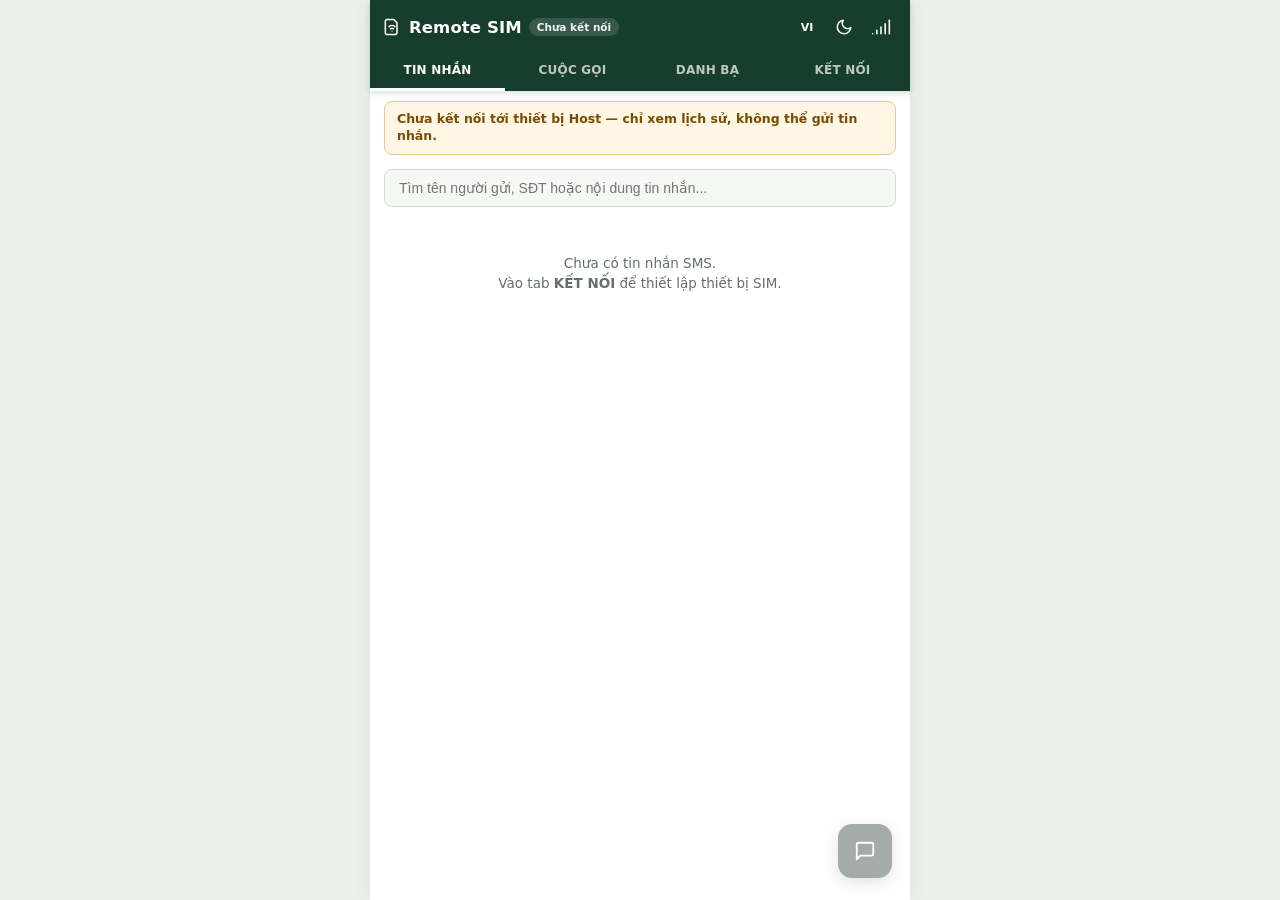
<file: site/index.html>
<!DOCTYPE html><html lang="vi"><head><meta charset="UTF-8"><meta name="viewport" content="width=device-width,initial-scale=1,maximum-scale=1,user-scalable=no,viewport-fit=cover"><meta name="theme-color" content="#173d2d"><meta name="apple-mobile-web-app-capable" content="yes"><meta name="apple-mobile-web-app-status-bar-style" content="black-translucent"><meta name="apple-mobile-web-app-title" content="Remote SIM"><title>Remote SIM</title><link rel="manifest" href="manifest.webmanifest"><link rel="apple-touch-icon" sizes="180x180" href="icons/icon-180.png"><link rel="icon" type="image/png" sizes="192x192" href="icons/icon-192.png"><link rel="stylesheet" href="styles.b02835f4.css"></head><body><div id="app" class="app-shell"><header class="wa-header"><div class="wa-header-top"><div class="wa-brand"><svg width="20" height="20" viewBox="0 0 24 24" fill="none" stroke="currentColor" stroke-width="1.8" stroke-linecap="round" stroke-linejoin="round" aria-hidden="true"><path d="M6 3h8l4 4v12a2 2 0 0 1-2 2H6a2 2 0 0 1-2-2V5a2 2 0 0 1 2-2z"/><path d="M8.5 11.5a5 5 0 0 1 7 0"/><path d="M10.3 14.2a2.5 2.5 0 0 1 3.4 0"/><circle cx="12" cy="17" r="0.6" fill="currentColor" stroke="none"/></svg> <span class="wa-title">Remote SIM</span> <span id="connBadge" class="conn-badge offline" data-i18n="status_disconnected">Chưa kết nối</span></div><div class="wa-header-actions"><button id="btnToggleLang" class="icon-btn" title="VI / EN" data-i18n-aria="aria_lang" aria-label="Đổi ngôn ngữ" style="font-size:11px;font-weight:800;">VI</button> <button id="btnToggleTheme" class="icon-btn" data-i18n-title="title_theme" data-i18n-aria="aria_theme" title="Giao diện Sáng / Tối" aria-label="Chế độ tối"><svg width="18" height="18" viewBox="0 0 24 24" fill="none" stroke="currentColor" stroke-width="2" stroke-linecap="round" stroke-linejoin="round"><path d="M21 12.79A9 9 0 1 1 11.21 3 7 7 0 0 0 21 12.79z"/></svg></button> <button id="btnQuickSimStatus" class="icon-btn" data-i18n-title="title_sim_conn" data-i18n-aria="title_sim_conn" title="Kết nối SIM" aria-label="Kết nối SIM"><svg width="20" height="20" viewBox="0 0 24 24" fill="none" stroke="currentColor" stroke-width="1.9" stroke-linecap="round" stroke-linejoin="round"><path d="M2 20h.01"/><path d="M7 20v-4"/><path d="M12 20v-8"/><path d="M17 20V8"/><path d="M22 4v16"/></svg></button></div></div><nav class="wa-tabs"><button class="wa-tab active" data-tab="chats"><span data-i18n="tab_chats">TIN NHẮN</span> <span id="smsUnreadTotal" class="tab-badge zero">0</span></button> <button class="wa-tab" data-tab="calls"><span data-i18n="tab_calls">CUỘC GỌI</span></button> <button class="wa-tab" data-tab="contacts"><span data-i18n="tab_contacts">DANH BẠ</span></button> <button class="wa-tab" data-tab="gateway"><span data-i18n="tab_gateway">KẾT NỐI</span></button></nav></header><main class="wa-main"><section id="tab-chats" class="tab-panel active"><div class="search-bar-wrap"><input id="smsSearchInput" type="search" data-i18n-ph="ph_sms_search" placeholder="Tìm tên người gửi, SĐT hoặc nội dung tin nhắn..."> <button id="btnClearSmsSearch" type="button" class="search-clear-btn hidden" aria-label="Xóa tìm kiếm">✕</button></div><div id="chatList" class="chat-list"></div><button id="fabNewSms" class="wa-fab" data-i18n-title="fab_new_sms" data-i18n-aria="fab_new_sms" title="Nhắn tin mới" aria-label="Nhắn tin mới"><svg width="22" height="22" viewBox="0 0 24 24" fill="none" stroke="currentColor" stroke-width="2" stroke-linecap="round" stroke-linejoin="round"><path d="M21 15a2 2 0 0 1-2 2H7l-4 4V5a2 2 0 0 1 2-2h14a2 2 0 0 1 2 2z"/></svg></button></section><section id="tab-calls" class="tab-panel"><div id="callList" class="call-list"></div><button id="fabDialpad" class="wa-fab" data-i18n-title="fab_dialpad" data-i18n-aria="fab_dialpad" title="Mở bàn phím gọi" aria-label="Mở bàn phím gọi"><svg width="22" height="22" viewBox="0 0 24 24" fill="none" stroke="currentColor" stroke-width="2" stroke-linecap="round" stroke-linejoin="round"><path d="M22 16.92v3a2 2 0 0 1-2.18 2 19.79 19.79 0 0 1-8.63-3.07 19.5 19.5 0 0 1-6-6 19.79 19.79 0 0 1-3.07-8.67A2 2 0 0 1 4.11 2h3a2 2 0 0 1 2 1.72 12.84 12.84 0 0 0 .7 2.81 2 2 0 0 1-.45 2.11L8.09 9.91a16 16 0 0 0 6 6l1.27-1.27a2 2 0 0 1 2.11-.45 12.84 12.84 0 0 0 2.81.7A2 2 0 0 1 22 16.92z"/></svg></button></section><section id="tab-contacts" class="tab-panel"><div class="search-bar-wrap"><input id="contactSearchInput" type="search" data-i18n-ph="ph_contact_search" placeholder="Tìm tên hoặc số điện thoại trong danh bạ..."></div><div class="contacts-toolbar"><span id="contactsCountText" class="hint-text" style="margin:0;">0 liên hệ (chỉ đọc)</span><div class="contacts-actions-bar"><button id="btnImportAllContacts" type="button" class="btn-primary device-refresh-btn" data-i18n="btn_import_all_contacts">Lấy toàn bộ danh bạ</button> <button id="btnPickWebContacts" type="button" class="btn-secondary device-refresh-btn" data-i18n="btn_pick_contacts">Chọn danh bạ</button> <button id="btnImportVcf" type="button" class="btn-secondary device-refresh-btn" data-i18n="btn_import_vcf">Nạp .vcf</button> <button id="btnClearPwaContacts" type="button" class="btn-revoke hidden" data-i18n="btn_clear_cache">Xóa đệm</button></div><input id="vcfFileInput" type="file" accept=".vcf,.vcard,text/vcard,text/x-vcard" hidden></div><div id="contactsBulkGuideBox" class="guide-box hidden" style="margin:8px 12px 4px;"><div style="display:flex;align-items:center;justify-content:space-between;gap:8px;"><div class="guide-title" data-i18n="contacts_bulk_title">Cách lấy toàn bộ danh bạ vào PWA</div><button id="btnCloseBulkContactsGuide" type="button" class="btn-secondary mini-btn" data-i18n="btn_close">Đóng</button></div><div id="contactsBulkGuideText" data-i18n-html="contacts_bulk_ios_html"></div><div class="btn-row" style="margin-top:8px;"><button id="btnGuidePickVcfNow" type="button" class="btn-primary mini-btn" data-i18n="btn_choose_vcf_now">Chọn file .vcf ngay</button></div></div><div id="contactList" class="chat-list"></div></section><section id="tab-gateway" class="tab-panel"><div id="installBanner" class="gateway-card pwa-install-card hidden"><div class="pwa-install-row"><div><div class="vpn-title" data-i18n="pwa_install_title">Cài đặt Remote SIM lên màn hình chính</div><div id="installHintText" class="vpn-sub" data-i18n="pwa_install_sub">Dùng như ứng dụng độc lập cho iOS Safari &amp; Android Chrome.</div></div><div class="pwa-install-actions"><button id="btnInstallPwa" class="btn-primary pwa-mini-btn hidden" data-i18n="btn_install_pwa">Cài đặt</button> <button id="btnDismissInstall" class="btn-secondary pwa-mini-btn" data-i18n="btn_close">Đóng</button></div></div></div><div class="gateway-card"><div class="sim-status-card-row"><div class="sim-status-row"><span id="simStatusDot" class="sim-dot"></span><div><div id="simStateTitle" class="sim-state-title" data-i18n="status_disconnected">Chưa kết nối</div><div id="simStateSub" class="sim-state-sub" data-i18n="sim_state_sub_default">Mở Cài đặt kết nối bên dưới để thiết lập thiết bị SIM.</div></div></div><button id="btnQuickScanQr" type="button" class="btn-secondary qr-quick-btn" data-i18n-title="title_scan_qr" title="Quét mã QR kết nối"><svg width="16" height="16" viewBox="0 0 24 24" fill="none" stroke="currentColor" stroke-width="2" stroke-linecap="round" stroke-linejoin="round" aria-hidden="true"><rect x="3" y="3" width="7" height="7"/><rect x="14" y="3" width="7" height="7"/><rect x="3" y="14" width="7" height="7"/><path d="M14 14h3v3h-3z"/><path d="M18 17h3v4h-4v-3"/></svg> <span data-i18n="btn_scan_qr_short">Quét QR</span></button></div><div class="btn-row"><button id="btnPasteConnectionCode" type="button" class="btn-secondary" data-i18n="btn_paste_code">Nhập / dán mã kết nối</button></div><div id="remoteActiveRow" class="vpn-row" style="margin-top:10px;padding-top:9px;border-top:1px solid var(--line);"><div><div class="vpn-title" style="font-size:14px;" data-i18n="remote_active_title">Kích hoạt kết nối Remote</div><div id="remoteActiveSub" class="vpn-sub" data-i18n="remote_active_sub_on">Đang bật — tự kết nối lại và báo khi mất kết nối. Tắt để tạm dừng &amp; ẩn cảnh báo mất mạng.</div></div><label class="toggle-switch" aria-label="Kích hoạt hoặc tạm tắt kết nối Remote"><input id="remoteActiveToggle" type="checkbox" checked="checked"> <span class="toggle-track"></span></label></div></div><div id="pwaVpnCard" class="gateway-card"><div class="vpn-row"><div style="flex:1;min-width:0;"><div class="vpn-title" data-i18n="vpn_pwa_title">VPN theo vị trí SIM (WireGuard .conf)</div><div id="vpnConfStatusText" class="vpn-sub" data-i18n="vpn_pwa_sub">Tải file cấu hình .conf để kết nối VPN qua ứng dụng WireGuard trên iOS / Android / máy tính.</div></div></div><div class="btn-row" style="margin-top:10px;"><button id="btnDownloadVpnConf" type="button" class="btn-secondary"><svg width="16" height="16" viewBox="0 0 24 24" fill="none" stroke="currentColor" stroke-width="2" stroke-linecap="round" stroke-linejoin="round"><path d="M21 15v4a2 2 0 0 1-2 2H5a2 2 0 0 1-2-2v-4"/><polyline points="7 10 12 15 17 10"/><line x1="12" y1="15" x2="12" y2="3"/></svg> <span data-i18n="btn_dl_vpn_conf">Tải file cấu hình VPN (.conf)</span></button></div><details id="wireguardGuideAccordion" class="sub-accordion" style="margin-top:10px;"><summary><span data-i18n="wg_guide_title">Hướng dẫn cài đặt VPN WireGuard</span> <svg class="chev" width="16" height="16" viewBox="0 0 24 24" fill="none" stroke="currentColor" stroke-width="2" stroke-linecap="round" stroke-linejoin="round"><polyline points="6 9 12 15 18 9"/></svg></summary><div class="sub-accordion-body"><div class="guide-box" style="margin-top:0;" data-i18n-html="wg_guide_html"></div></div></details></div><div class="gateway-card"><details id="settingsAccordion" class="settings-accordion" open><summary><span data-i18n="conn_settings_title">Cài đặt kết nối</span> <svg class="chev" width="18" height="18" viewBox="0 0 24 24" fill="none" stroke="currentColor" stroke-width="2" stroke-linecap="round" stroke-linejoin="round"><polyline points="6 9 12 15 18 9"/></svg></summary><div class="accordion-body"><div class="btn-row" style="margin-top:0;margin-bottom:8px;"><button id="btnScanQrConfig" type="button" class="btn-secondary"><svg width="16" height="16" viewBox="0 0 24 24" fill="none" stroke="currentColor" stroke-width="2" stroke-linecap="round" stroke-linejoin="round" aria-hidden="true"><rect x="3" y="3" width="7" height="7"/><rect x="14" y="3" width="7" height="7"/><rect x="3" y="14" width="7" height="7"/><path d="M14 14h3v3h-3z"/><path d="M18 17h3v4h-4v-3"/></svg> <span data-i18n="btn_scan_qr_host">Quét mã QR từ Host SIM</span></button></div><label class="field-label" for="gwHostInput" data-i18n="lbl_gw_host_pwa">Địa chỉ thiết bị (IP, Tên miền hoặc https:// Tunnel)</label> <input id="gwHostInput" class="text-input" value="" data-i18n-ph="ph_gw_host_pwa" placeholder="VD: 192.168.1.197 hoặc https://sim.example.com"><div class="row-2"><div><label class="field-label" for="gwPortInput" data-i18n="lbl_gw_port">Cổng kết nối</label> <input id="gwPortInput" class="text-input" type="number" min="1" max="65535" value="8888"></div><div><label class="field-label" for="simPhoneInput" data-i18n="lbl_sim_phone">Số điện thoại SIM</label> <input id="simPhoneInput" class="text-input" type="tel" value="12345678" placeholder="12345678"></div></div><label class="field-label" for="espPasswordInput" data-i18n="lbl_gw_pwd">Mật khẩu thiết bị</label> <input id="espPasswordInput" class="text-input" type="password" value="" data-i18n-ph="ph_gw_pwd" placeholder="Nhập mật khẩu thiết bị..."> <label class="pwa-check-row"><input id="autoConnectChk" type="checkbox" checked="checked"> <span data-i18n="lbl_remember_session">Ghi nhớ phiên đăng nhập trên trình duyệt này</span></label><div id="mixedContentWarn" class="pwa-warn hidden" data-i18n="mixed_content_warn">PWA chạy qua HTTPS. Hãy nhập URL HTTPS đầy đủ của thiết bị Host SIM, ví dụ qua reverse proxy có chứng chỉ hợp lệ.</div><div class="btn-row"><button id="btnLoginSecure" class="btn-primary"><svg width="16" height="16" viewBox="0 0 24 24" fill="none" stroke="currentColor" stroke-width="2" stroke-linecap="round" stroke-linejoin="round"><path d="M10 13a5 5 0 0 0 7.54.54l3-3a5 5 0 0 0-7.07-7.07l-1.72 1.71"/><path d="M14 11a5 5 0 0 0-7.54-.54l-3 3a5 5 0 0 0 7.07 7.07l1.71-1.71"/></svg> <span data-i18n="btn_save_connect">Lưu &amp; Kết nối</span></button> <a id="gatewaySecurityLink" class="btn-secondary hidden" target="_blank" rel="noopener noreferrer" data-i18n="btn_cert_check">Mở kiểm tra chứng chỉ</a></div><details id="gatewayFingerprintDetails" class="hidden"><summary data-i18n="qr_cert_summary">Đối chiếu chứng chỉ từ QR</summary><p class="hint-text" data-i18n="qr_cert_hint">Dấu vân tay phải khớp trên máy Host và trang kiểm tra chứng chỉ. Trình duyệt vẫn kiểm tra HTTPS; QR không bỏ qua bước này.</p><code id="gatewayFingerprint" style="overflow-wrap:anywhere;"></code></details><div class="btn-row"><button id="btnOpenEspConfig" class="btn-secondary" data-i18n="btn_open_host_cfg">Trang cấu hình Host</button> <button id="btnTestNativeNotif" class="btn-secondary" data-i18n="btn_grant_mic_alerts">Cấp quyền Micro &amp; TB</button></div><div id="disconnectRow" class="btn-row hidden"><button id="btnDisconnectGw" class="btn-danger" data-i18n="btn_disconnect">Ngắt kết nối thiết bị</button></div><details id="trustedDevicesAccordion" class="sub-accordion" style="margin-top:14px;"><summary><span data-i18n="trusted_dev_title">Thiết bị đã xác thực</span> <svg class="chev" width="16" height="16" viewBox="0 0 24 24" fill="none" stroke="currentColor" stroke-width="2" stroke-linecap="round" stroke-linejoin="round"><polyline points="6 9 12 15 18 9"/></svg></summary><div class="sub-accordion-body"><div class="device-toolbar"><span id="myDeviceIdHint" class="hint-text" style="margin:0;">ID thiết bị: --</span> <button id="btnRefreshDevices" type="button" class="btn-secondary device-refresh-btn" data-i18n="btn_refresh_list">Làm mới danh sách</button></div><div id="trustedDevicesList" class="device-list" data-i18n="no_dev_connected">Chưa kết nối thiết bị.</div></div></details><details class="sub-accordion" style="margin-top:14px;"><summary><span data-i18n="tech_logs_title">Nhật ký kỹ thuật</span> <svg class="chev" width="16" height="16" viewBox="0 0 24 24" fill="none" stroke="currentColor" stroke-width="2" stroke-linecap="round" stroke-linejoin="round"><polyline points="6 9 12 15 18 9"/></svg></summary><div class="sub-accordion-body"><div id="wsLog" class="ws-log" style="margin-top:0" data-i18n="no_tech_logs">Chưa có nhật ký kết nối.</div></div></details></div></details></div><div id="pwaHardwareCard" class="gateway-card"><div class="vpn-title" data-i18n="hw_host_title">Mua thiết bị phần cứng Host</div><div class="info-share-box"><div data-i18n-html="hw_host_desc">Không có thiết bị Android làm máy Host? Liên hệ email <strong>taducanhbkhn@gmail.com</strong> để mua thiết bị phần cứng Host.</div><div class="btn-row" style="margin-top:8px;"><a class="btn-secondary mini-btn" href="mailto:taducanhbkhn@gmail.com" style="text-decoration:none;text-align:center;" data-i18n="btn_email_contact">Gửi email</a> <button id="btnPwaCopyEmail" type="button" class="btn-secondary mini-btn" data-i18n="btn_copy_email">Sao chép email</button></div></div></div></section></main><div id="threadView" class="overlay-screen hidden"><header class="thread-header"><button id="btnThreadBack" class="icon-btn" data-i18n-aria="aria_back" aria-label="Quay lại"><svg width="22" height="22" viewBox="0 0 24 24" fill="none" stroke="currentColor" stroke-width="2" stroke-linecap="round" stroke-linejoin="round"><polyline points="15 18 9 12 15 6"/></svg></button><div class="avatar-circle small" id="threadAvatar">S</div><div class="thread-meta"><div id="threadTitle" class="thread-name">--</div><div id="threadSub" class="thread-sub" data-i18n="thread_sub_default">Tin nhắn SMS</div></div><button id="btnThreadCall" class="icon-btn" data-i18n-title="title_call_number" data-i18n-aria="title_call_number" title="Gọi số này" aria-label="Gọi số này"><svg width="20" height="20" viewBox="0 0 24 24" fill="none" stroke="currentColor" stroke-width="2" stroke-linecap="round" stroke-linejoin="round"><path d="M22 16.92v3a2 2 0 0 1-2.18 2 19.79 19.79 0 0 1-8.63-3.07 19.5 19.5 0 0 1-6-6 19.79 19.79 0 0 1-3.07-8.67A2 2 0 0 1 4.11 2h3a2 2 0 0 1 2 1.72 12.84 12.84 0 0 0 .7 2.81 2 2 0 0 1-.45 2.11L8.09 9.91a16 16 0 0 0 6 6l1.27-1.27a2 2 0 0 1 2.11-.45 12.84 12.84 0 0 0 2.81.7A2 2 0 0 1 22 16.92z"/></svg></button></header><div id="threadMessages" class="thread-messages"></div><form id="threadForm" class="thread-composer"><input id="threadInput" data-i18n-ph="ph_sms_input" placeholder="Nhập tin nhắn SMS..." autocomplete="off"> <button type="submit" class="send-btn" data-i18n-title="title_send_sms" data-i18n-aria="title_send_sms" title="Gửi SMS" aria-label="Gửi SMS"><svg width="18" height="18" viewBox="0 0 24 24" fill="none" stroke="currentColor" stroke-width="2" stroke-linecap="round" stroke-linejoin="round"><line x1="22" y1="2" x2="11" y2="13"/><polygon points="22 2 15 22 11 13 2 9 22 2"/></svg></button></form></div><div id="newSmsModal" class="modal-backdrop hidden"><div class="modal-box"><h3 data-i18n="new_sms_title">Tin nhắn SMS mới</h3><div class="field-label-row"><label class="field-label" for="newSmsNumber" style="margin:0;" data-i18n="lbl_recipient_phone">Số điện thoại người nhận</label> <button id="btnPickContactForSms" type="button" class="btn-link-inline" data-i18n="btn_pick_contact">Chọn từ danh bạ</button></div><input id="newSmsNumber" class="text-input" type="tel" data-i18n-ph="ph_new_sms_num" placeholder="VD: 0912345678 hoặc nhập tên..." autocomplete="off"><div id="newSmsResolvedName" class="resolved-contact-hint hidden"></div><div id="newSmsContactSuggestions" class="contact-suggest-list hidden"></div><label class="field-label" for="newSmsText" data-i18n="lbl_sms_body">Nội dung tin nhắn</label> <textarea id="newSmsText" class="text-input" rows="3" data-i18n-ph="ph_new_sms_body" placeholder="Nhập nội dung tin nhắn..."></textarea><div class="btn-row"><button id="btnCancelNewSms" class="btn-secondary" data-i18n="btn_cancel">Hủy</button> <button id="btnSendNewSms" class="btn-primary" data-i18n="btn_send_sms">Gửi SMS</button></div></div></div><div id="dialpadModal" class="modal-backdrop hidden"><div class="dialpad-sheet"><div class="dialpad-top"><button id="btnPickContactForCall" class="icon-btn dark" data-i18n-title="btn_pick_contact" data-i18n-aria="btn_pick_contact" title="Chọn từ danh bạ" aria-label="Chọn từ danh bạ"><svg width="20" height="20" viewBox="0 0 24 24" fill="none" stroke="currentColor" stroke-width="2" stroke-linecap="round" stroke-linejoin="round"><path d="M20 21v-2a4 4 0 0 0-4-4H8a4 4 0 0 0-4 4v2"/><circle cx="12" cy="7" r="4"/></svg></button> <input id="dialNumberInput" class="dial-display" type="tel" data-i18n-ph="ph_dial_number" placeholder="Nhập số điện thoại..."> <button id="btnDialBackspace" class="icon-btn dark" data-i18n-aria="aria_backspace" aria-label="Xóa số"><svg width="20" height="20" viewBox="0 0 24 24" fill="none" stroke="currentColor" stroke-width="2" stroke-linecap="round" stroke-linejoin="round"><path d="M21 4H8l-7 8 7 8h13a2 2 0 0 0 2-2V6a2 2 0 0 0-2-2z"/><line x1="18" y1="9" x2="12" y2="15"/><line x1="12" y1="9" x2="18" y2="15"/></svg></button></div><div id="dialContactMatch" class="dial-contact-match hidden"></div><div class="dial-grid"><button class="dial-key" data-key="1">1<span>&nbsp;</span></button> <button class="dial-key" data-key="2">2<span>ABC</span></button> <button class="dial-key" data-key="3">3<span>DEF</span></button> <button class="dial-key" data-key="4">4<span>GHI</span></button> <button class="dial-key" data-key="5">5<span>JKL</span></button> <button class="dial-key" data-key="6">6<span>MNO</span></button> <button class="dial-key" data-key="7">7<span>PQRS</span></button> <button class="dial-key" data-key="8">8<span>TUV</span></button> <button class="dial-key" data-key="9">9<span>WXYZ</span></button> <button class="dial-key" data-key="*">*<span>&nbsp;</span></button> <button class="dial-key" data-key="0">0<span>+</span></button> <button class="dial-key" data-key="#">#<span>&nbsp;</span></button></div><div class="dial-actions"><button id="btnCloseDialpad" class="btn-secondary" data-i18n="btn_close">Đóng</button> <button id="btnPlaceCall" class="btn-call-go" data-i18n="btn_call_now">Gọi ngay</button></div></div></div><div id="contactPickerModal" class="modal-backdrop hidden"><div class="modal-box picker-modal-box"><h3 id="contactPickerTitle" data-i18n="picker_title_default">Chọn người liên lạc</h3><input id="contactPickerSearch" class="text-input" type="search" data-i18n-ph="ph_picker_search" placeholder="Tìm tên hoặc số điện thoại..."><div id="contactPickerList" class="picker-list"></div><div class="btn-row" style="flex-wrap:wrap;"><button id="btnPickerImportAll" type="button" class="btn-primary" data-i18n="btn_import_all_short">Lấy tất cả</button> <button id="btnPickerWebContacts" type="button" class="btn-secondary" data-i18n="btn_pick_contacts">Chọn danh bạ</button> <button id="btnPickerImportVcf" type="button" class="btn-secondary" data-i18n="btn_import_vcf">Nạp .vcf</button> <button id="btnCloseContactPicker" type="button" class="btn-secondary" data-i18n="btn_close">Đóng</button></div></div></div><div id="callScreen" class="call-screen hidden"><div class="call-top-row"><div class="call-top-badge" data-i18n="call_top_badge_pwa">Cuộc gọi qua SIM (WebSocket Audio)</div><button id="btnCallBlackout" type="button" class="call-blackout-btn hidden" data-i18n-aria="aria_blackout" aria-label="Làm tối màn hình khi nghe điện thoại"><svg width="14" height="14" viewBox="0 0 24 24" fill="none" stroke="currentColor" stroke-width="2.1" stroke-linecap="round" stroke-linejoin="round"><path d="M21 12.79A9 9 0 1 1 11.21 3 7 7 0 0 0 21 12.79z"/></svg> <span data-i18n="btn_dim_screen">Tối màn hình</span></button></div><div id="proximityCurtain" class="proximity-curtain hidden" aria-hidden="true"><div id="proximityCurtainHint" class="proximity-curtain-hint hidden" data-i18n="curtain_hint">Chạm 2 lần để mở màn hình</div></div><div class="call-center"><div class="call-avatar-ring"><div id="callAvatar" class="call-avatar">S</div></div><h2 id="callCallerName" class="call-name">--</h2><div id="callCallerNumber" class="call-number">--</div><div id="callStatusText" class="call-status" data-i18n="call_ringing">Đang đổ chuông...</div><div id="callAudioHint" class="call-audio-hint hidden"></div><div id="audioWave" class="audio-wave hidden"><span></span><span></span><span></span><span></span><span></span></div></div><div id="inCallDtmfPanel" class="incall-dtmf hidden"><div class="incall-dtmf-top"><div id="dtmfEntered" class="dtmf-display">&nbsp;</div><button id="btnCloseDtmf" class="icon-btn" data-i18n-aria="aria_close_keypad" aria-label="Đóng bàn phím"><svg width="20" height="20" viewBox="0 0 24 24" fill="none" stroke="currentColor" stroke-width="2" stroke-linecap="round" stroke-linejoin="round"><line x1="18" y1="6" x2="6" y2="18"/><line x1="6" y1="6" x2="18" y2="18"/></svg></button></div><div class="incall-dtmf-grid"><button class="incall-dtmf-key" data-dtmf="1">1</button> <button class="incall-dtmf-key" data-dtmf="2">2</button> <button class="incall-dtmf-key" data-dtmf="3">3</button> <button class="incall-dtmf-key" data-dtmf="4">4</button> <button class="incall-dtmf-key" data-dtmf="5">5</button> <button class="incall-dtmf-key" data-dtmf="6">6</button> <button class="incall-dtmf-key" data-dtmf="7">7</button> <button class="incall-dtmf-key" data-dtmf="8">8</button> <button class="incall-dtmf-key" data-dtmf="9">9</button> <button class="incall-dtmf-key" data-dtmf="*">*</button> <button class="incall-dtmf-key" data-dtmf="0">0</button> <button class="incall-dtmf-key" data-dtmf="#">#</button></div></div><div id="incomingActions" class="call-controls"><button id="btnRejectCall" class="call-btn reject"><span class="c-icon"><svg width="26" height="26" viewBox="0 0 24 24" fill="none" stroke="currentColor" stroke-width="2.2" stroke-linecap="round" stroke-linejoin="round"><line x1="18" y1="6" x2="6" y2="18"/><line x1="6" y1="6" x2="18" y2="18"/></svg> </span><span data-i18n="btn_reject">Từ chối</span></button> <button id="btnAcceptCall" class="call-btn accept"><span class="c-icon"><svg width="26" height="26" viewBox="0 0 24 24" fill="none" stroke="currentColor" stroke-width="2" stroke-linecap="round" stroke-linejoin="round"><path d="M22 16.92v3a2 2 0 0 1-2.18 2 19.79 19.79 0 0 1-8.63-3.07 19.5 19.5 0 0 1-6-6 19.79 19.79 0 0 1-3.07-8.67A2 2 0 0 1 4.11 2h3a2 2 0 0 1 2 1.72 12.84 12.84 0 0 0 .7 2.81 2 2 0 0 1-.45 2.11L8.09 9.91a16 16 0 0 0 6 6l1.27-1.27a2 2 0 0 1 2.11-.45 12.84 12.84 0 0 0 2.81.7A2 2 0 0 1 22 16.92z"/></svg> </span><span data-i18n="btn_answer">Nghe máy</span></button></div><div id="activeActions" class="call-controls-active hidden"><div class="call-tool-row"><button id="btnToggleSpeaker" class="tool-btn"><svg width="22" height="22" viewBox="0 0 24 24" fill="none" stroke="currentColor" stroke-width="1.9" stroke-linecap="round" stroke-linejoin="round"><polygon points="11 5 6 9 2 9 2 15 6 15 11 19 11 5"/><path d="M15.54 8.46a5 5 0 0 1 0 7.07"/><path d="M19.07 4.93a10 10 0 0 1 0 14.14"/></svg> <span data-i18n="call_speaker">Loa ngoài</span></button> <button id="btnToggleMute" class="tool-btn"><svg id="muteIconSvg" width="22" height="22" viewBox="0 0 24 24" fill="none" stroke="currentColor" stroke-width="1.9" stroke-linecap="round" stroke-linejoin="round"><path d="M12 1a3 3 0 0 0-3 3v8a3 3 0 0 0 6 0V4a3 3 0 0 0-3-3z"/><path d="M19 10v2a7 7 0 0 1-14 0v-2"/><line x1="12" y1="19" x2="12" y2="23"/><line x1="8" y1="23" x2="16" y2="23"/></svg> <span id="muteLabelText" data-i18n="call_mute">Tắt mic</span></button> <button id="btnShowDtmf" class="tool-btn"><svg width="22" height="22" viewBox="0 0 24 24" fill="none" stroke="currentColor" stroke-width="1.9" stroke-linecap="round" stroke-linejoin="round"><rect x="3" y="3" width="4" height="4" rx="1"/><rect x="10" y="3" width="4" height="4" rx="1"/><rect x="17" y="3" width="4" height="4" rx="1"/><rect x="3" y="10" width="4" height="4" rx="1"/><rect x="10" y="10" width="4" height="4" rx="1"/><rect x="17" y="10" width="4" height="4" rx="1"/><rect x="3" y="17" width="4" height="4" rx="1"/><rect x="10" y="17" width="4" height="4" rx="1"/><rect x="17" y="17" width="4" height="4" rx="1"/></svg> <span data-i18n="call_keypad">Bàn phím</span></button> <button id="btnTransferToHost" class="tool-btn" data-i18n-aria="aria_to_host" data-i18n-title="aria_to_host" aria-label="Chuyển tiếp cuộc gọi về máy Host" title="Chuyển tiếp cuộc gọi về máy Host"><svg width="22" height="22" viewBox="0 0 24 24" fill="none" stroke="currentColor" stroke-width="1.9" stroke-linecap="round" stroke-linejoin="round"><polyline points="15 10 20 5 15 0" transform="translate(0 3)"/><path d="M4 8h15" transform="translate(0 0)"/><path d="M22 16.92v3a2 2 0 0 1-2.18 2 19.79 19.79 0 0 1-8.63-3.07 19.5 19.5 0 0 1-6-6 19.79 19.79 0 0 1-3.07-8.67A2 2 0 0 1 4.11 2h3a2 2 0 0 1 2 1.72 12.84 12.84 0 0 0 .7 2.81 2 2 0 0 1-.45 2.11L8.09 9.91"/></svg> <span data-i18n="call_to_host">Về Host</span></button></div><button id="btnEndCall" class="call-btn reject big" data-i18n-aria="aria_end_call" aria-label="Kết thúc cuộc gọi"><span class="c-icon"><svg width="26" height="26" viewBox="0 0 24 24" fill="none" stroke="currentColor" stroke-width="2" stroke-linecap="round" stroke-linejoin="round"><path d="M10.68 13.31a16 16 0 0 0 3.41 2.6l1.27-1.27a2 2 0 0 1 2.11-.45 12.84 12.84 0 0 0 2.81.7 2 2 0 0 1 1.72 2v3a2 2 0 0 1-2.18 2 19.79 19.79 0 0 1-8.63-3.07 19.42 19.42 0 0 1-3.33-2.67m-2.67-3.34a19.79 19.79 0 0 1-3.07-8.63A2 2 0 0 1 4.11 2h3a2 2 0 0 1 2 1.72 12.84 12.84 0 0 0 .7 2.81 2 2 0 0 1-.45 2.11L8.09 9.91"/><line x1="23" y1="1" x2="1" y2="23"/></svg></span></button></div></div><div id="pairPendingModal" class="modal-backdrop hidden"><div class="modal-box"><h3 id="pairPendingTitle" data-i18n="pair_pending_title">Xác thực thiết bị 2 lớp</h3><p id="pairPendingDesc" class="hint-text" data-i18n="pair_pending_desc">Vui lòng hoàn tất xác thực để thiết bị này được phép kết nối.</p><div id="pairBootProgress" class="pair-progress">Tiến độ xác nhận: 0 / 2</div><div id="pairCodeWrap" class="pair-code-box hidden"><div class="hint-text" style="margin-bottom:4px;" data-i18n="pair_code_hint">Hoặc nhập 4 số sau trên thiết bị đã kết nối:</div><div id="pairVerifyCode" class="pair-code-digits">----</div></div><div id="pairCountdown" class="hint-text" style="margin-top:10px;">Còn lại: 120 giây</div><div class="btn-row"><button id="btnCancelPairing" type="button" class="btn-secondary" data-i18n="btn_cancel_pairing">Hủy xác thực</button></div></div></div><div id="pairApproveModal" class="modal-backdrop hidden"><div class="modal-box"><h3 data-i18n="pair_approve_title">Yêu cầu kết nối thiết bị mới</h3><p id="pairReqDesc" class="hint-text" data-i18n="pair_approve_desc">Một thiết bị mới đang yêu cầu ghép nối với Gateway.</p><label class="field-label" for="pairApproveCodeInput" data-i18n="lbl_pair_code_4">Mã xác thực 4 số</label> <input id="pairApproveCodeInput" class="text-input pair-code-input" inputmode="numeric" maxlength="4" data-i18n-ph="ph_pair_code_4" placeholder="Nhập 4 số hiển thị trên thiết bị mới"><div id="pairApproveError" class="pair-error hidden"></div><div class="btn-row"><button id="btnRejectPairReq" type="button" class="btn-secondary" data-i18n="btn_reject">Từ chối</button> <button id="btnApprovePairReq" type="button" class="btn-primary" data-i18n="btn_confirm">Xác nhận</button></div></div></div><div id="qrScanModal" class="modal-backdrop hidden"><div class="modal-box qr-scan-box"><h3 data-i18n="qr_scan_title">Quét mã QR kết nối</h3><p class="hint-text" data-i18n-html="qr_scan_hint">Hướng camera vào mã QR trên ứng dụng Host SIM hoặc trang <code>/config</code>, hoặc chọn ảnh mã QR từ máy.</p><div class="qr-video-wrap"><video id="qrVideo" playsinline muted></video><div class="qr-reticle" aria-hidden="true"></div></div><div id="qrScanStatus" class="qr-scan-status" data-i18n="qr_cam_init">Đang khởi tạo camera...</div><input id="qrImageFileInput" type="file" accept="image/*" hidden><div class="btn-row"><button id="btnPickQrImage" type="button" class="btn-secondary" data-i18n="btn_pick_qr_img">Chọn ảnh mã QR</button> <button id="btnPasteCodeFromScanner" type="button" class="btn-secondary" data-i18n="btn_paste_short">Nhập mã</button> <button id="btnCloseQrScan" type="button" class="btn-secondary" data-i18n="btn_close">Đóng</button></div></div></div><div id="revokePwdModal" class="modal-backdrop hidden"><div class="modal-box"><h3 data-i18n="rev_modal_title">Xác nhận thu hồi thiết bị</h3><p id="revokeModalSub" class="hint-text" data-i18n="rev_modal_sub_default">Nhập mật khẩu Host để thu hồi quyền truy cập của thiết bị này.</p><label class="field-label" for="revokePwdInput" data-i18n="rev_pwd_label">Mật khẩu Host</label> <input id="revokePwdInput" class="text-input" type="password" autocomplete="off" data-i18n-ph="ph_rev_pwd" placeholder="Nhập mật khẩu Host..."><div id="revokePwdError" class="pair-error hidden"></div><div class="btn-row"><button id="btnCancelRevokePwd" type="button" class="btn-secondary" data-i18n="btn_cancel">Hủy</button> <button id="btnConfirmRevokePwd" type="button" class="btn-danger" data-i18n="btn_confirm_revoke">Xác nhận thu hồi</button></div></div></div><div id="callTransferModal" class="modal-backdrop hidden"><div class="modal-box"><h3 data-i18n="transfer_modal_title">Chuyển tiếp cuộc gọi</h3><p class="hint-text" data-i18n="transfer_modal_sub">Chọn máy Host hoặc thiết bị đang trực tuyến để chuyển luồng âm thanh:</p><div id="callTransferList" style="display:flex;flex-direction:column;gap:8px;margin-top:10px;"></div><div id="callTransferError" class="pair-error hidden"></div><div class="btn-row"><button id="btnCloseCallTransfer" type="button" class="btn-secondary" data-i18n="btn_close">Đóng</button></div></div></div></div><script src="qr.3dbfa35485.js"></script><script src="app.a4818abf4a.js"></script></body></html>
</file>
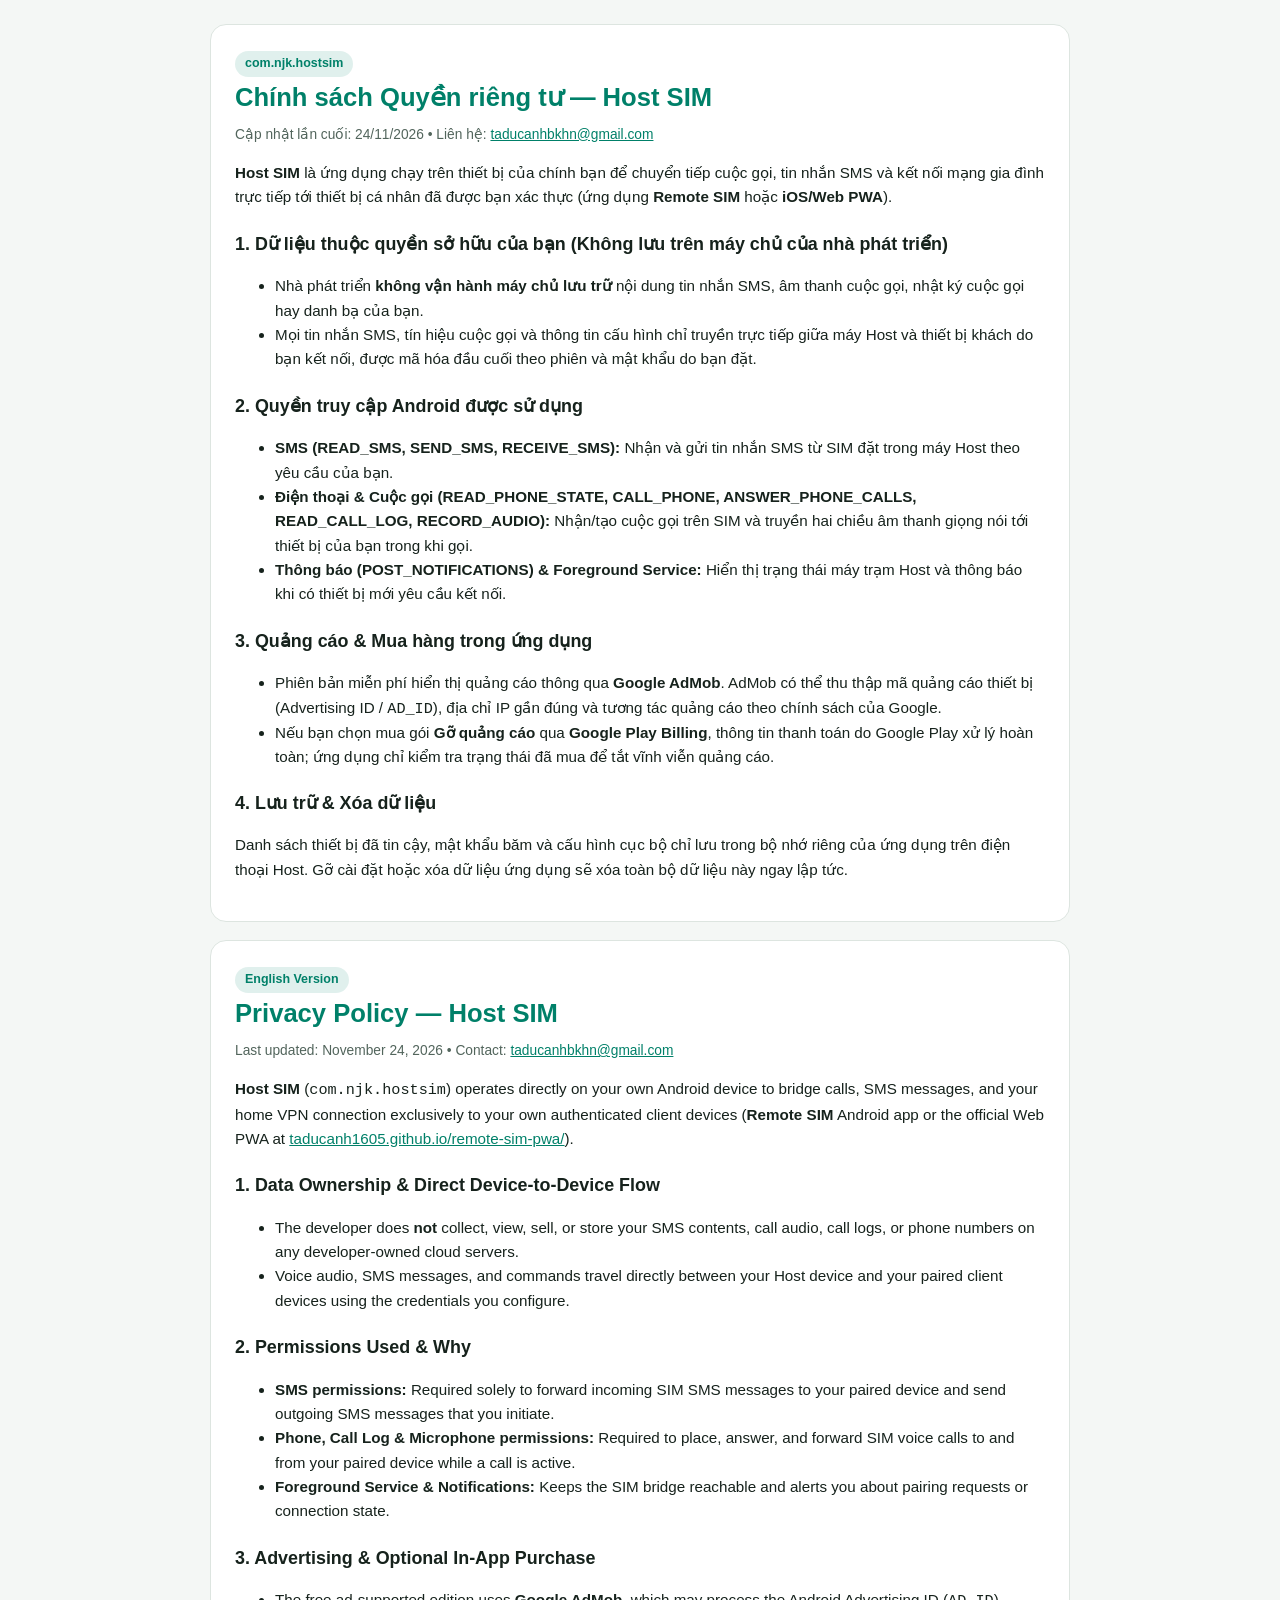
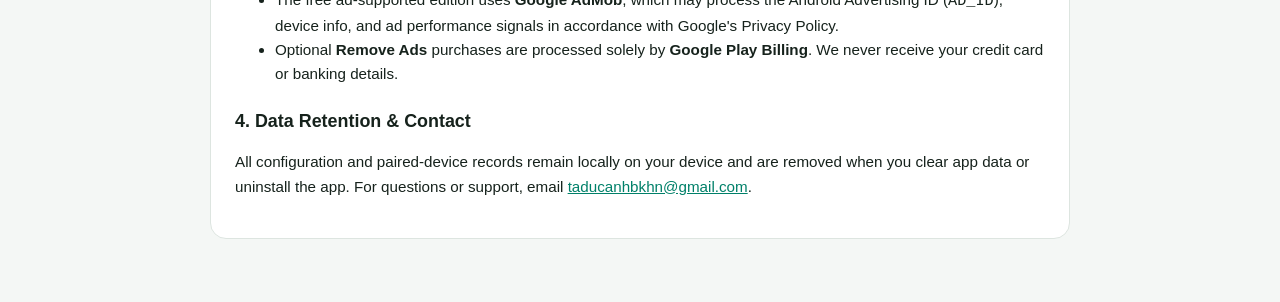
<file: site/privacy-host.html>
<!DOCTYPE html>
<html lang="vi">
<head>
  <meta charset="UTF-8" />
  <meta name="viewport" content="width=device-width, initial-scale=1.0" />
  <title>Privacy Policy — Host SIM (com.njk.hostsim)</title>
  <style>
    :root { --bg:#f4f7f5; --card:#ffffff; --text:#16221c; --muted:#52655c; --accent:#008069; --border:#dde5e0; }
    @media (prefers-color-scheme: dark) {
      :root { --bg:#0d1411; --card:#151f1a; --text:#e8f0ec; --muted:#9fb2a8; --accent:#25d366; --border:#24352c; }
    }
    body { margin:0; font-family:-apple-system,BlinkMacSystemFont,"Segoe UI",Roboto,Arial,sans-serif; background:var(--bg); color:var(--text); line-height:1.6; }
    .wrap { max-width:860px; margin:0 auto; padding:24px 16px 48px; }
    .card { background:var(--card); border:1px solid var(--border); border-radius:16px; padding:24px; margin-bottom:18px; }
    h1 { margin:0 0 6px; font-size:1.6rem; color:var(--accent); }
    h2 { margin:20px 0 8px; font-size:1.12rem; }
    p, li { font-size:0.95rem; }
    .meta { color:var(--muted); font-size:0.86rem; margin-bottom:14px; }
    .badge { display:inline-block; background:rgba(0,128,105,0.12); color:var(--accent); padding:3px 10px; border-radius:999px; font-size:0.78rem; font-weight:700; }
    a { color:var(--accent); }
  </style>
</head>
<body>
  <div class="wrap">
    <div class="card">
      <span class="badge">com.njk.hostsim</span>
      <h1>Chính sách Quyền riêng tư — Host SIM</h1>
      <div class="meta">Cập nhật lần cuối: 24/11/2026 • Liên hệ: <a href="mailto:taducanhbkhn@gmail.com">taducanhbkhn@gmail.com</a></div>
      <p><strong>Host SIM</strong> là ứng dụng chạy trên thiết bị của chính bạn để chuyển tiếp cuộc gọi, tin nhắn SMS và kết nối mạng gia đình trực tiếp tới thiết bị cá nhân đã được bạn xác thực (ứng dụng <strong>Remote SIM</strong> hoặc <strong>iOS/Web PWA</strong>).</p>
      <h2>1. Dữ liệu thuộc quyền sở hữu của bạn (Không lưu trên máy chủ của nhà phát triển)</h2>
      <ul>
        <li>Nhà phát triển <strong>không vận hành máy chủ lưu trữ</strong> nội dung tin nhắn SMS, âm thanh cuộc gọi, nhật ký cuộc gọi hay danh bạ của bạn.</li>
        <li>Mọi tin nhắn SMS, tín hiệu cuộc gọi và thông tin cấu hình chỉ truyền trực tiếp giữa máy Host và thiết bị khách do bạn kết nối, được mã hóa đầu cuối theo phiên và mật khẩu do bạn đặt.</li>
      </ul>
      <h2>2. Quyền truy cập Android được sử dụng</h2>
      <ul>
        <li><strong>SMS (READ_SMS, SEND_SMS, RECEIVE_SMS):</strong> Nhận và gửi tin nhắn SMS từ SIM đặt trong máy Host theo yêu cầu của bạn.</li>
        <li><strong>Điện thoại &amp; Cuộc gọi (READ_PHONE_STATE, CALL_PHONE, ANSWER_PHONE_CALLS, READ_CALL_LOG, RECORD_AUDIO):</strong> Nhận/tạo cuộc gọi trên SIM và truyền hai chiều âm thanh giọng nói tới thiết bị của bạn trong khi gọi.</li>
        <li><strong>Thông báo (POST_NOTIFICATIONS) &amp; Foreground Service:</strong> Hiển thị trạng thái máy trạm Host và thông báo khi có thiết bị mới yêu cầu kết nối.</li>
      </ul>
      <h2>3. Quảng cáo &amp; Mua hàng trong ứng dụng</h2>
      <ul>
        <li>Phiên bản miễn phí hiển thị quảng cáo thông qua <strong>Google AdMob</strong>. AdMob có thể thu thập mã quảng cáo thiết bị (Advertising ID / <code>AD_ID</code>), địa chỉ IP gần đúng và tương tác quảng cáo theo chính sách của Google.</li>
        <li>Nếu bạn chọn mua gói <strong>Gỡ quảng cáo</strong> qua <strong>Google Play Billing</strong>, thông tin thanh toán do Google Play xử lý hoàn toàn; ứng dụng chỉ kiểm tra trạng thái đã mua để tắt vĩnh viễn quảng cáo.</li>
      </ul>
      <h2>4. Lưu trữ &amp; Xóa dữ liệu</h2>
      <p>Danh sách thiết bị đã tin cậy, mật khẩu băm và cấu hình cục bộ chỉ lưu trong bộ nhớ riêng của ứng dụng trên điện thoại Host. Gỡ cài đặt hoặc xóa dữ liệu ứng dụng sẽ xóa toàn bộ dữ liệu này ngay lập tức.</p>
    </div>

    <div class="card">
      <span class="badge">English Version</span>
      <h1>Privacy Policy — Host SIM</h1>
      <div class="meta">Last updated: November 24, 2026 • Contact: <a href="mailto:taducanhbkhn@gmail.com">taducanhbkhn@gmail.com</a></div>
      <p><strong>Host SIM</strong> (<code>com.njk.hostsim</code>) operates directly on your own Android device to bridge calls, SMS messages, and your home VPN connection exclusively to your own authenticated client devices (<strong>Remote SIM</strong> Android app or the official Web PWA at <a href="https://taducanh1605.github.io/remote-sim-pwa/">taducanh1605.github.io/remote-sim-pwa/</a>).</p>
      <h2>1. Data Ownership &amp; Direct Device-to-Device Flow</h2>
      <ul>
        <li>The developer does <strong>not</strong> collect, view, sell, or store your SMS contents, call audio, call logs, or phone numbers on any developer-owned cloud servers.</li>
        <li>Voice audio, SMS messages, and commands travel directly between your Host device and your paired client devices using the credentials you configure.</li>
      </ul>
      <h2>2. Permissions Used &amp; Why</h2>
      <ul>
        <li><strong>SMS permissions:</strong> Required solely to forward incoming SIM SMS messages to your paired device and send outgoing SMS messages that you initiate.</li>
        <li><strong>Phone, Call Log &amp; Microphone permissions:</strong> Required to place, answer, and forward SIM voice calls to and from your paired device while a call is active.</li>
        <li><strong>Foreground Service &amp; Notifications:</strong> Keeps the SIM bridge reachable and alerts you about pairing requests or connection state.</li>
      </ul>
      <h2>3. Advertising &amp; Optional In-App Purchase</h2>
      <ul>
        <li>The free ad-supported edition uses <strong>Google AdMob</strong>, which may process the Android Advertising ID (<code>AD_ID</code>), device info, and ad performance signals in accordance with Google's Privacy Policy.</li>
        <li>Optional <strong>Remove Ads</strong> purchases are processed solely by <strong>Google Play Billing</strong>. We never receive your credit card or banking details.</li>
      </ul>
      <h2>4. Data Retention &amp; Contact</h2>
      <p>All configuration and paired-device records remain locally on your device and are removed when you clear app data or uninstall the app. For questions or support, email <a href="mailto:taducanhbkhn@gmail.com">taducanhbkhn@gmail.com</a>.</p>
    </div>
  </div>
</body>
</html>
</file>
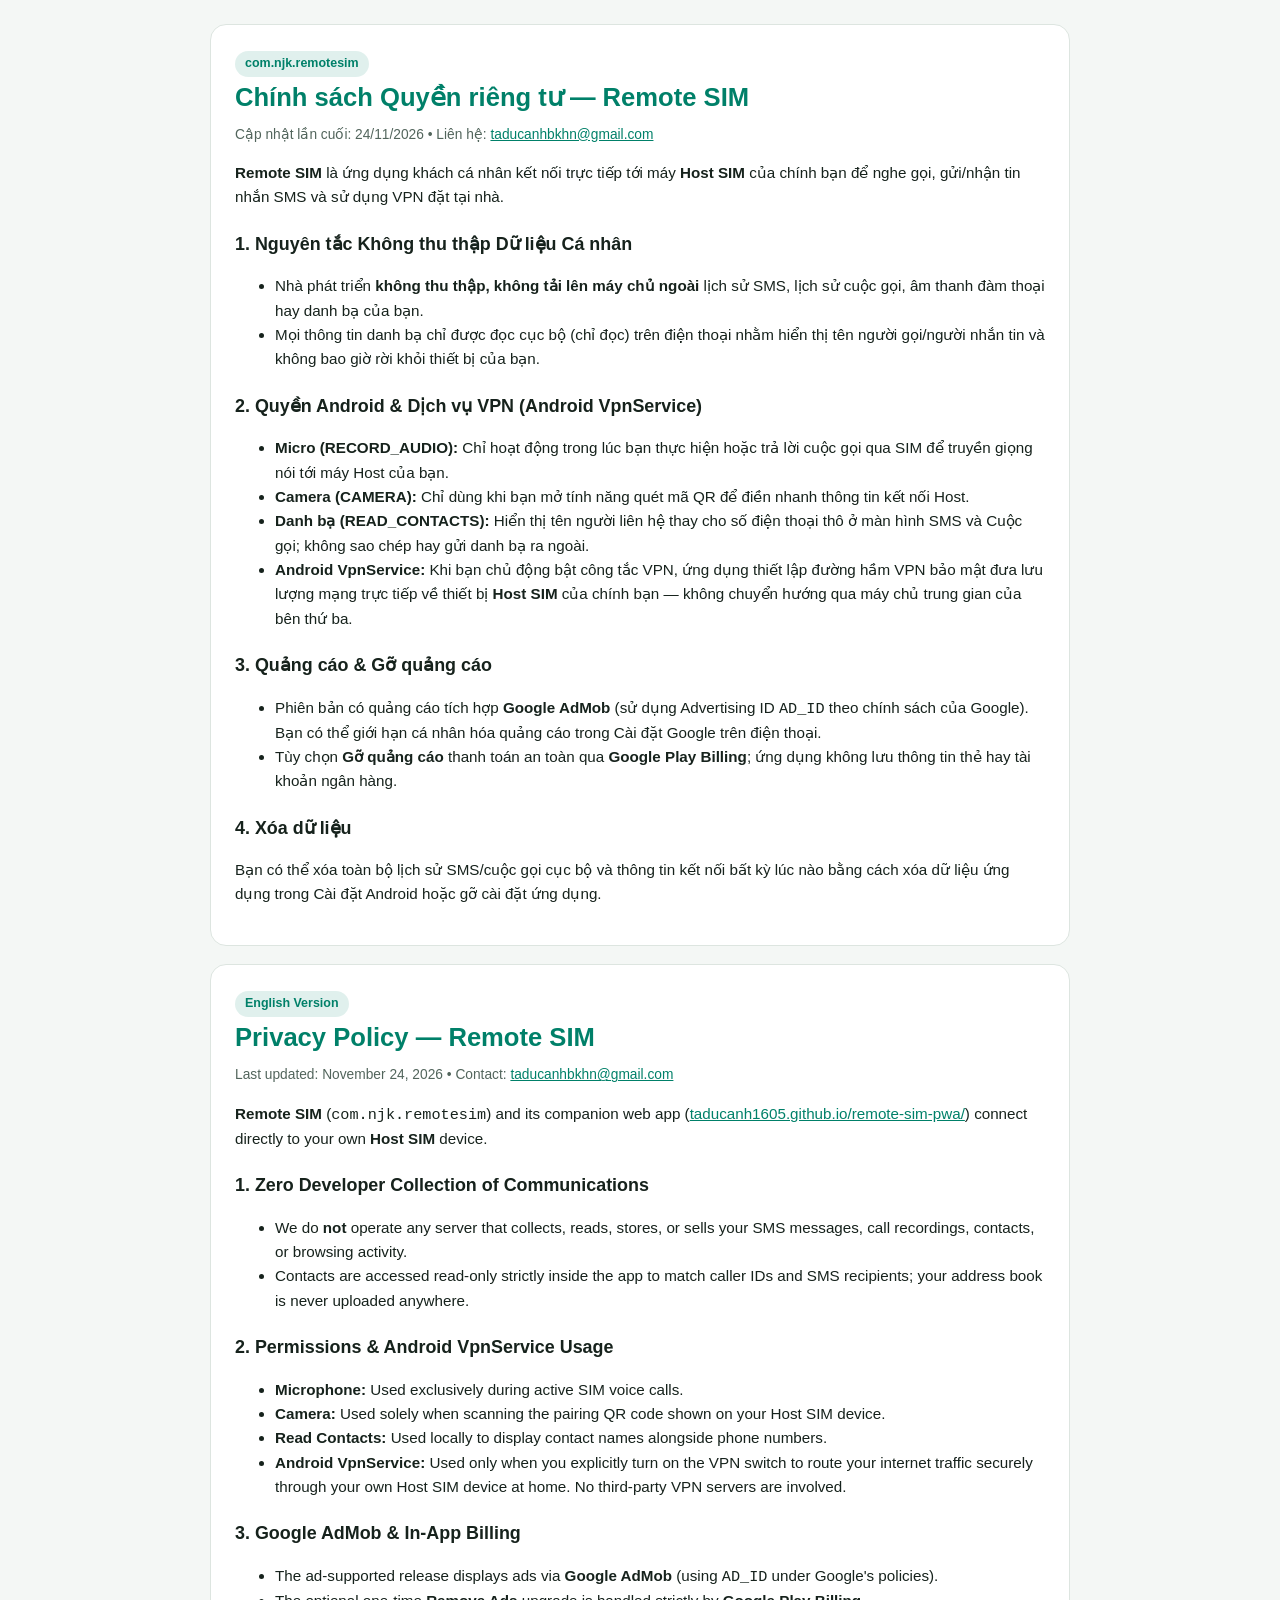
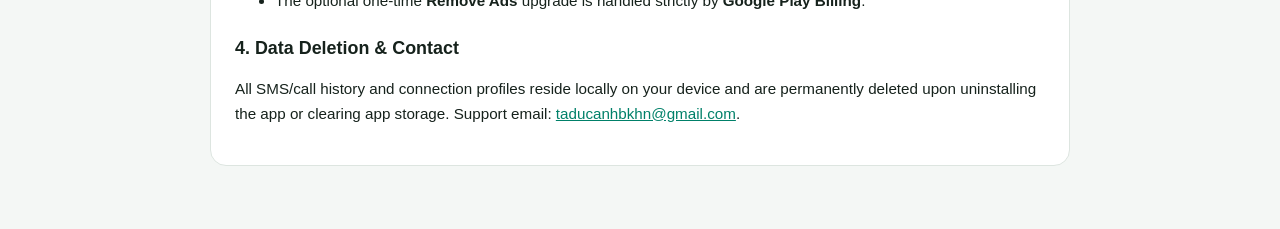
<file: site/privacy-remote.html>
<!DOCTYPE html>
<html lang="vi">
<head>
  <meta charset="UTF-8" />
  <meta name="viewport" content="width=device-width, initial-scale=1.0" />
  <title>Privacy Policy — Remote SIM (com.njk.remotesim)</title>
  <style>
    :root { --bg:#f4f7f5; --card:#ffffff; --text:#16221c; --muted:#52655c; --accent:#008069; --border:#dde5e0; }
    @media (prefers-color-scheme: dark) {
      :root { --bg:#0d1411; --card:#151f1a; --text:#e8f0ec; --muted:#9fb2a8; --accent:#25d366; --border:#24352c; }
    }
    body { margin:0; font-family:-apple-system,BlinkMacSystemFont,"Segoe UI",Roboto,Arial,sans-serif; background:var(--bg); color:var(--text); line-height:1.6; }
    .wrap { max-width:860px; margin:0 auto; padding:24px 16px 48px; }
    .card { background:var(--card); border:1px solid var(--border); border-radius:16px; padding:24px; margin-bottom:18px; }
    h1 { margin:0 0 6px; font-size:1.6rem; color:var(--accent); }
    h2 { margin:20px 0 8px; font-size:1.12rem; }
    p, li { font-size:0.95rem; }
    .meta { color:var(--muted); font-size:0.86rem; margin-bottom:14px; }
    .badge { display:inline-block; background:rgba(0,128,105,0.12); color:var(--accent); padding:3px 10px; border-radius:999px; font-size:0.78rem; font-weight:700; }
    a { color:var(--accent); }
  </style>
</head>
<body>
  <div class="wrap">
    <div class="card">
      <span class="badge">com.njk.remotesim</span>
      <h1>Chính sách Quyền riêng tư — Remote SIM</h1>
      <div class="meta">Cập nhật lần cuối: 24/11/2026 • Liên hệ: <a href="mailto:taducanhbkhn@gmail.com">taducanhbkhn@gmail.com</a></div>
      <p><strong>Remote SIM</strong> là ứng dụng khách cá nhân kết nối trực tiếp tới máy <strong>Host SIM</strong> của chính bạn để nghe gọi, gửi/nhận tin nhắn SMS và sử dụng VPN đặt tại nhà.</p>
      <h2>1. Nguyên tắc Không thu thập Dữ liệu Cá nhân</h2>
      <ul>
        <li>Nhà phát triển <strong>không thu thập, không tải lên máy chủ ngoài</strong> lịch sử SMS, lịch sử cuộc gọi, âm thanh đàm thoại hay danh bạ của bạn.</li>
        <li>Mọi thông tin danh bạ chỉ được đọc cục bộ (chỉ đọc) trên điện thoại nhằm hiển thị tên người gọi/người nhắn tin và không bao giờ rời khỏi thiết bị của bạn.</li>
      </ul>
      <h2>2. Quyền Android &amp; Dịch vụ VPN (Android VpnService)</h2>
      <ul>
        <li><strong>Micro (RECORD_AUDIO):</strong> Chỉ hoạt động trong lúc bạn thực hiện hoặc trả lời cuộc gọi qua SIM để truyền giọng nói tới máy Host của bạn.</li>
        <li><strong>Camera (CAMERA):</strong> Chỉ dùng khi bạn mở tính năng quét mã QR để điền nhanh thông tin kết nối Host.</li>
        <li><strong>Danh bạ (READ_CONTACTS):</strong> Hiển thị tên người liên hệ thay cho số điện thoại thô ở màn hình SMS và Cuộc gọi; không sao chép hay gửi danh bạ ra ngoài.</li>
        <li><strong>Android VpnService:</strong> Khi bạn chủ động bật công tắc VPN, ứng dụng thiết lập đường hầm VPN bảo mật đưa lưu lượng mạng trực tiếp về thiết bị <strong>Host SIM</strong> của chính bạn — không chuyển hướng qua máy chủ trung gian của bên thứ ba.</li>
      </ul>
      <h2>3. Quảng cáo &amp; Gỡ quảng cáo</h2>
      <ul>
        <li>Phiên bản có quảng cáo tích hợp <strong>Google AdMob</strong> (sử dụng Advertising ID <code>AD_ID</code> theo chính sách của Google). Bạn có thể giới hạn cá nhân hóa quảng cáo trong Cài đặt Google trên điện thoại.</li>
        <li>Tùy chọn <strong>Gỡ quảng cáo</strong> thanh toán an toàn qua <strong>Google Play Billing</strong>; ứng dụng không lưu thông tin thẻ hay tài khoản ngân hàng.</li>
      </ul>
      <h2>4. Xóa dữ liệu</h2>
      <p>Bạn có thể xóa toàn bộ lịch sử SMS/cuộc gọi cục bộ và thông tin kết nối bất kỳ lúc nào bằng cách xóa dữ liệu ứng dụng trong Cài đặt Android hoặc gỡ cài đặt ứng dụng.</p>
    </div>

    <div class="card">
      <span class="badge">English Version</span>
      <h1>Privacy Policy — Remote SIM</h1>
      <div class="meta">Last updated: November 24, 2026 • Contact: <a href="mailto:taducanhbkhn@gmail.com">taducanhbkhn@gmail.com</a></div>
      <p><strong>Remote SIM</strong> (<code>com.njk.remotesim</code>) and its companion web app (<a href="https://taducanh1605.github.io/remote-sim-pwa/">taducanh1605.github.io/remote-sim-pwa/</a>) connect directly to your own <strong>Host SIM</strong> device.</p>
      <h2>1. Zero Developer Collection of Communications</h2>
      <ul>
        <li>We do <strong>not</strong> operate any server that collects, reads, stores, or sells your SMS messages, call recordings, contacts, or browsing activity.</li>
        <li>Contacts are accessed read-only strictly inside the app to match caller IDs and SMS recipients; your address book is never uploaded anywhere.</li>
      </ul>
      <h2>2. Permissions &amp; Android VpnService Usage</h2>
      <ul>
        <li><strong>Microphone:</strong> Used exclusively during active SIM voice calls.</li>
        <li><strong>Camera:</strong> Used solely when scanning the pairing QR code shown on your Host SIM device.</li>
        <li><strong>Read Contacts:</strong> Used locally to display contact names alongside phone numbers.</li>
        <li><strong>Android VpnService:</strong> Used only when you explicitly turn on the VPN switch to route your internet traffic securely through your own Host SIM device at home. No third-party VPN servers are involved.</li>
      </ul>
      <h2>3. Google AdMob &amp; In-App Billing</h2>
      <ul>
        <li>The ad-supported release displays ads via <strong>Google AdMob</strong> (using <code>AD_ID</code> under Google's policies).</li>
        <li>The optional one-time <strong>Remove Ads</strong> upgrade is handled strictly by <strong>Google Play Billing</strong>.</li>
      </ul>
      <h2>4. Data Deletion &amp; Contact</h2>
      <p>All SMS/call history and connection profiles reside locally on your device and are permanently deleted upon uninstalling the app or clearing app storage. Support email: <a href="mailto:taducanhbkhn@gmail.com">taducanhbkhn@gmail.com</a>.</p>
    </div>
  </div>
</body>
</html>
</file>
<file: site/styles.b02835f4.css>
:root{--forest:#173d2d;--forest-dark:#0e2d20;--accent:#1b8755;--accent-soft:#e6f3ec;--canvas:#edf1ec;--surface:#ffffff;--chat-bg:#eef2ed;--bubble-out:#dcf3e6;--bubble-in:#ffffff;--ink:#17211d;--muted:#637069;--line:#d4dbd5;--danger:#c93b34}body.dark-mode{--forest:#123124;--forest-dark:#0a1f16;--accent:#25a56a;--accent-soft:#1a3529;--canvas:#0f1714;--surface:#17231e;--chat-bg:#121c18;--bubble-out:#1a3c2b;--bubble-in:#1f2e28;--ink:#e4ece7;--muted:#98aba1;--line:#2a3a33;--danger:#e0534c}body.dark-mode .btn-secondary,body.dark-mode .dialpad-sheet,body.dark-mode .gateway-card,body.dark-mode .modal-box,body.dark-mode .search-bar-wrap input,body.dark-mode .text-input,body.dark-mode .thread-composer input{background:#1d2c26;color:var(--ink);border-color:var(--line)}body.dark-mode .settings-accordion summary{color:var(--ink)}body.dark-mode .settings-accordion summary svg,body.dark-mode .settings-accordion summary svg.chev,body.dark-mode .sub-accordion summary svg,body.dark-mode .sub-accordion summary svg.chev{color:var(--ink);stroke:var(--ink)}body.dark-mode .sub-accordion summary{background:#17231e;color:var(--ink);border-color:var(--line)}body.dark-mode .sub-accordion-body{background:#141f1a;border-color:var(--line);color:var(--ink)}body.dark-mode .avatar,body.dark-mode .call-dir.out,body.dark-mode .modal-box h3{color:var(--ink)}body.dark-mode .device-badge{background:#1d3c2c;color:#8ee0b2}body.dark-mode #tab-contacts{background:var(--surface)}body.dark-mode .contact-item,body.dark-mode .contact-suggest-list,body.dark-mode .contacts-toolbar,body.dark-mode .device-row,body.dark-mode .dial-contact-match,body.dark-mode .dial-key,body.dark-mode .pair-progress,body.dark-mode .picker-list{background:#1a2822;color:var(--ink);border-color:var(--line)}body.dark-mode .dial-display,body.dark-mode .thread-composer{background:#141f1a;color:var(--ink);border-color:var(--line)}body.dark-mode .avatar-circle{background:#1d3c2c;color:#8ee0b2}body.dark-mode .call-item:active,body.dark-mode .chat-item:active,body.dark-mode .contact-suggest-item:active,body.dark-mode .picker-row:active{background:#22342c}body.dark-mode .btn-link-inline,body.dark-mode .pair-code-digits,body.dark-mode .resolved-contact-hint,body.dark-mode .tab-badge{color:#8ee0b2}body.dark-mode .tab-badge{background:#1d3c2c}body.dark-mode .pair-code-box{background:#172b21;border-color:#2c5740}body.dark-mode .btn-danger,body.dark-mode .btn-revoke,body.dark-mode .pair-error{background:#2f1b1a;border-color:#6b2f2c;color:#ff8c86}body.dark-mode .pwa-install-card{background:#183024;border-color:#2d5c44}body.dark-mode .pwa-warn{background:#2d2514;border-color:#6e5723;color:#f4d284}body.dark-mode .guide-box,body.dark-mode .info-share-box,body.dark-mode .qr-scan-status{background:#1a2822;color:var(--ink);border-color:var(--line)}body.dark-mode .billing-owned-badge{background:#1d3c2c;color:#8ee0b2;border-color:#2f694b}body.dark-mode .guide-title{color:#8ee0b2}*{box-sizing:border-box;-webkit-tap-highlight-color:transparent}body,html{margin:0;padding:0;height:100%;font-family:"Segoe UI",system-ui,-apple-system,Roboto,Helvetica,Arial,sans-serif;background:var(--canvas);color:var(--ink);overflow:hidden;font-size:15px}.app-shell{display:flex;flex-direction:column;height:100%;max-width:540px;margin:0 auto;background:var(--surface);position:relative;box-shadow:0 0 24px rgba(23,61,45,.08)}.wa-header{background:var(--forest);color:#fff;padding-top:env(safe-area-inset-top,0);box-shadow:0 2px 6px rgba(14,45,32,.16);z-index:10}.wa-header-top{display:flex;align-items:center;justify-content:space-between;gap:8px;padding:10px 12px 8px;flex-wrap:wrap}.wa-brand{display:flex;align-items:center;gap:7px;flex:1 1 auto;min-width:max-content}.wa-brand svg{flex-shrink:0}.wa-title{font-size:16.5px;font-weight:700;letter-spacing:.1px;white-space:nowrap;flex-shrink:0}.conn-badge{display:inline-flex;align-items:center;gap:5px;font-size:10.5px;font-weight:600;padding:3px 8px;border-radius:999px;background:rgba(255,255,255,.14);color:rgba(255,255,255,.92);white-space:nowrap;flex-shrink:0}.conn-badge.online{background:rgba(27,135,85,.95);color:#fff}.wa-header-actions{display:flex;align-items:center;gap:3px;margin-left:auto;flex-shrink:0}.icon-btn{background:0 0;border:none;color:#fff;width:34px;height:34px;min-width:34px;padding:0;border-radius:50%;cursor:pointer;display:inline-flex;align-items:center;justify-content:center;flex-shrink:0}@media (max-width:380px){.wa-header-top{gap:4px;padding:9px 10px 7px}.wa-brand{gap:5px}.wa-title{font-size:14.5px}.conn-badge{font-size:10px;padding:2px 6px}.icon-btn{width:30px;height:30px;min-width:30px}.wa-tab{font-size:11px;padding:9px 3px}.pwa-install-row{flex-wrap:wrap}.pwa-install-actions{width:100%;justify-content:flex-end}}.icon-btn.dark{color:var(--ink)}.icon-btn:active{background:rgba(255,255,255,.14)}.wa-tabs{display:flex}.wa-tab{flex:1;background:0 0;border:none;color:rgba(255,255,255,.72);font-size:12px;font-weight:700;letter-spacing:.2px;padding:11px 4px;border-bottom:3px solid transparent;cursor:pointer;display:flex;align-items:center;justify-content:center;gap:5px;white-space:nowrap}.wa-tab.active{color:#fff;border-bottom-color:#fff}.tab-badge{background:#fff;color:var(--forest);font-size:11px;font-weight:700;min-width:18px;height:18px;border-radius:9px;padding:0 5px;display:inline-flex;align-items:center;justify-content:center}.tab-badge.zero{display:none}.wa-main{flex:1;overflow:hidden;position:relative;background:var(--canvas)}.tab-panel{display:none;height:100%;overflow-y:auto;padding-bottom:84px}.tab-panel.active{display:block}#tab-calls,#tab-chats{background:var(--surface)}.search-bar-wrap{padding:10px 14px 6px}.search-bar-wrap input{width:100%;border:1px solid var(--line);background:#f6f8f5;padding:10px 14px;border-radius:8px;font-size:14px;color:var(--ink);outline:0}.search-bar-wrap input:focus{border-color:var(--forest)}.empty-state{padding:40px 24px;text-align:center;color:var(--muted);font-size:13.5px;line-height:1.5}.call-item,.chat-item{display:flex;align-items:center;gap:13px;padding:12px 16px;border-bottom:1px solid var(--line);cursor:pointer}.call-item:active,.chat-item:active{background:#f5f7f4}.avatar-circle{width:46px;height:46px;border-radius:50%;background:#e2e8e3;color:var(--forest);font-weight:700;font-size:17px;display:flex;align-items:center;justify-content:center;flex-shrink:0}.avatar-circle.small{width:36px;height:36px;font-size:14px}.item-body{flex:1;min-width:0}.item-row-top{display:flex;justify-content:space-between;align-items:baseline;margin-bottom:3px}.item-name{font-weight:600;font-size:15.5px;white-space:nowrap;overflow:hidden;text-overflow:ellipsis}.item-time{font-size:12px;color:var(--muted)}.item-time.unread{color:var(--accent);font-weight:700}.item-row-bottom{display:flex;justify-content:space-between;align-items:center;gap:8px}.item-preview{font-size:13.5px;color:var(--muted);white-space:nowrap;overflow:hidden;text-overflow:ellipsis}.unread-dot{background:var(--accent);color:#fff;font-size:11px;font-weight:700;min-width:20px;height:20px;border-radius:10px;padding:0 6px;display:inline-flex;align-items:center;justify-content:center}.call-dir.missed{color:var(--danger)}.call-dir.in{color:var(--accent)}.call-dir.out{color:var(--forest)}.wa-fab{position:fixed;right:max(18px,calc(50% - 252px));bottom:22px;width:54px;height:54px;border-radius:14px;border:none;background:var(--forest);color:#fff;box-shadow:0 4px 14px rgba(23,61,45,.34);cursor:pointer;z-index:20;display:flex;align-items:center;justify-content:center}.wa-fab:active{background:var(--forest-dark)}.gateway-card{margin:12px 14px;padding:16px;border-radius:8px;border:1px solid var(--line);background:var(--surface);box-shadow:0 2px 8px rgba(23,61,45,.04)}.sim-status-row{display:flex;align-items:center;gap:12px;min-width:0}.sim-status-row>div,.vpn-row>div{min-width:0;flex:1}.sim-dot{width:12px;height:12px;border-radius:50%;background:#9ca69f;flex-shrink:0}.sim-dot.online{background:var(--accent);box-shadow:0 0 0 4px rgba(27,135,85,.16)}.sim-dot.connecting{background:#d9822b;box-shadow:0 0 0 4px rgba(217,130,43,.16)}.sim-state-title{font-size:16px;font-weight:700;color:var(--ink)}.sim-state-sub{font-size:13px;color:var(--muted);margin-top:2px;overflow-wrap:anywhere;word-break:break-word;max-width:100%}.vpn-row{display:flex;align-items:center;justify-content:space-between;gap:14px;min-width:0}.vpn-title{font-size:15px;font-weight:700;color:var(--ink)}.vpn-sub{font-size:12.5px;color:var(--muted);margin-top:2px;overflow-wrap:anywhere;word-break:break-word;max-width:100%}.toggle-switch{position:relative;display:inline-block;width:50px;height:28px;flex-shrink:0;cursor:pointer}.toggle-switch input{opacity:0;width:0;height:0;position:absolute}.toggle-track{position:absolute;inset:0;background:#c7d0c9;border-radius:999px;transition:background-color .2s}.toggle-track::before{content:"";position:absolute;left:3px;top:3px;width:22px;height:22px;border-radius:50%;background:#fff;box-shadow:0 1px 3px rgba(0,0,0,.22);transition:transform .2s}.toggle-switch input:checked+.toggle-track{background:var(--accent)}.toggle-switch input:checked+.toggle-track::before{transform:translateX(22px)}.settings-accordion summary{list-style:none;display:flex;align-items:center;justify-content:space-between;cursor:pointer;font-size:15px;font-weight:700;color:var(--forest);padding:2px 0}.settings-accordion summary::-webkit-details-marker{display:none}.settings-accordion summary svg{transition:transform .2s}.settings-accordion[open] summary svg.chev{transform:rotate(180deg)}.accordion-body{margin-top:12px;padding-top:12px;border-top:1px solid var(--line)}.sub-accordion{margin-top:12px}.sub-accordion summary{list-style:none;display:flex;align-items:center;justify-content:space-between;padding:10px 12px;border:1px solid var(--line);border-radius:6px;background:#f3f5f2;color:var(--forest);font-size:13.5px;font-weight:600;cursor:pointer}.sub-accordion summary::-webkit-details-marker{display:none}.sub-accordion summary svg.chev{transition:transform .2s;flex-shrink:0}.sub-accordion[open] summary svg.chev{transform:rotate(180deg)}.sub-accordion-body{margin-top:6px;padding:10px 12px;border:1px solid #e1e6e1;border-radius:6px;background:#fafcf9}.sub-accordion-body .field-label:first-child{margin-top:0}.field-label{display:block;font-size:12.5px;font-weight:600;color:var(--muted);margin:10px 0 4px}.text-input{width:100%;padding:10px 12px;border:1px solid var(--line);border-radius:6px;background:#fafcf9;color:var(--ink);font-size:14.5px;outline:0;font-family:inherit}.text-input:focus{border-color:var(--forest)}.row-2{display:flex;gap:8px;flex-wrap:wrap}.row-2>div{flex:1 1 120px;min-width:0}.btn-row{display:flex;gap:8px;margin-top:12px;flex-wrap:wrap}.btn-row>a,.btn-row>button{min-width:0;white-space:normal;text-align:center}button{font-family:inherit}.btn-call-go,.btn-danger,.btn-primary,.btn-secondary{border:none;border-radius:6px;padding:11px 14px;font-size:14px;font-weight:700;cursor:pointer;display:inline-flex;align-items:center;justify-content:center;gap:7px}.btn-primary{flex:1;background:var(--forest);color:#fff}.btn-primary:active{background:var(--forest-dark)}.btn-secondary{flex:1;background:#f3f5f2;color:var(--forest);border:1px solid var(--line)}.btn-danger{flex:1;background:#fff7f5;color:var(--danger);border:1px solid #e2a4a4}.ws-log{margin-top:8px;padding:10px;background:#17211d;color:#cfe4d6;font-family:Consolas,monospace;font-size:11.5px;border-radius:6px;max-height:110px;overflow-y:auto;white-space:pre-wrap;word-break:break-word}.hint-text{font-size:12.5px;color:var(--muted);margin:0 0 8px}.overlay-screen{position:absolute;inset:0;background:var(--chat-bg);display:flex;flex-direction:column;z-index:30}.hidden{display:none!important}.thread-header{background:var(--forest);color:#fff;display:flex;align-items:center;gap:8px;padding:8px 10px}.thread-header .avatar-circle{background:rgba(255,255,255,.18);color:#fff}.thread-meta{flex:1;min-width:0}.thread-name{font-weight:600;font-size:15.5px}.thread-sub{font-size:12px;opacity:.85}.thread-messages{flex:1;overflow-y:auto;padding:12px;display:flex;flex-direction:column;gap:8px}.msg-bubble{max-width:80%;padding:8px 12px;border-radius:10px;font-size:14.5px;line-height:1.4;box-shadow:0 1px 1px rgba(0,0,0,.06);word-break:break-word}.msg-bubble.in{align-self:flex-start;background:var(--bubble-in);border-top-left-radius:2px}.msg-bubble.out{align-self:flex-end;background:var(--bubble-out);border-top-right-radius:2px}.msg-time{display:block;text-align:right;font-size:11px;color:var(--muted);margin-top:3px}.thread-composer{display:flex;align-items:center;gap:8px;padding:8px 10px calc(8px + env(safe-area-inset-bottom,0px));background:#e6ebe5}.thread-composer input{flex:1 1 0;min-width:0;border:1px solid var(--line);background:#fff;padding:10px 14px;border-radius:22px;font-size:15px;outline:0}.send-btn{width:42px;height:42px;flex-shrink:0;border-radius:50%;border:none;background:var(--forest);color:#fff;cursor:pointer;display:inline-flex;align-items:center;justify-content:center}.modal-backdrop{position:absolute;inset:0;background:rgba(14,24,19,.52);display:flex;align-items:flex-end;justify-content:center;z-index:40}#callTransferModal{z-index:70}.modal-box{background:#fff;width:100%;margin:16px;padding:18px;border-radius:10px;align-self:center}.modal-box h3{margin:0 0 8px;color:var(--forest);font-size:16px}.dialpad-sheet{background:#fff;width:100%;border-top-left-radius:16px;border-top-right-radius:16px;padding:16px 16px 24px}.dialpad-top{display:flex;align-items:center;gap:6px;border-bottom:1px solid var(--line);padding-bottom:8px;margin-bottom:12px}.dialpad-top .icon-btn{flex-shrink:0}.dial-display{flex:1 1 0;width:0;min-width:0;border:none;background:0 0;font-size:24px;font-weight:600;text-align:center;outline:0;color:var(--ink)}.dial-display::placeholder{font-size:16px}.dial-grid{display:grid;grid-template-columns:repeat(3,1fr);gap:10px}.dial-key{background:#f3f5f2;color:var(--ink);border:1px solid var(--line);border-radius:10px;padding:10px 4px;font-size:21px;font-weight:600;cursor:pointer}.dial-key span{display:block;font-size:10px;color:var(--muted);letter-spacing:1px}.dial-actions{display:flex;gap:10px;margin-top:14px}.btn-call-go{flex:2;background:var(--accent);color:#fff}.call-screen{position:absolute;inset:0;background:linear-gradient(180deg,#0d1d16 0,#153326 100%);color:#fff;display:flex;flex-direction:column;justify-content:space-between;align-items:center;padding:32px 20px 38px;z-index:50}.call-top-badge{font-size:12.5px;color:#9bb3a6;letter-spacing:.3px}.call-center{text-align:center}.call-avatar-ring{width:112px;height:112px;border-radius:50%;border:2px solid rgba(255,255,255,.25);display:flex;align-items:center;justify-content:center;margin:0 auto 16px;animation:1.8s infinite pulseRing}@keyframes pulseRing{0%{box-shadow:0 0 0 0 rgba(27,135,85,.42)}70%{box-shadow:0 0 0 18px rgba(27,135,85,0)}100%{box-shadow:0 0 0 0 rgba(27,135,85,0)}}.call-avatar{width:96px;height:96px;border-radius:50%;background:#1d3c2e;font-size:38px;font-weight:700;display:flex;align-items:center;justify-content:center}.call-name{margin:0 0 6px;font-size:26px}.call-number{font-size:15px;color:#b4c6bc;margin-bottom:10px}.call-status{font-size:14.5px;color:#7ee2a8}.audio-wave{display:flex;justify-content:center;gap:5px;margin-top:14px;height:22px;align-items:center}.audio-wave span{width:4px;height:10px;background:#7ee2a8;border-radius:2px;animation:.9s ease-in-out infinite alternate wave}.audio-wave span:nth-child(2){animation-delay:.15s}.audio-wave span:nth-child(3){animation-delay:.3s}.audio-wave span:nth-child(4){animation-delay:.45s}.audio-wave span:nth-child(5){animation-delay:.6s}@keyframes wave{from{height:6px}to{height:22px}}.call-controls{width:100%;display:flex;justify-content:space-around}.call-controls-active{width:100%;display:flex;flex-direction:column;align-items:center;gap:20px}.call-tool-row{width:100%;display:flex;justify-content:space-between;gap:4px;background:rgba(255,255,255,.08);padding:10px 6px;border-radius:14px}.tool-btn{flex:1;min-width:0;background:0 0;border:none;color:#e2ece6;padding:8px 4px;border-radius:10px;display:flex;flex-direction:column;align-items:center;gap:6px;cursor:pointer}.tool-btn span{font-size:11.5px;color:#d1ddd6;white-space:nowrap}.tool-btn.active{background:rgba(255,255,255,.18);color:#7ee2a8}.tool-btn.active span{color:#fff;font-weight:600}.call-btn{border:none;background:0 0;color:#fff;display:flex;flex-direction:column;align-items:center;gap:8px;cursor:pointer}.c-icon{width:62px;height:62px;border-radius:50%;display:flex;align-items:center;justify-content:center}.call-btn.accept .c-icon{background:var(--accent)}.call-btn.reject .c-icon{background:var(--danger)}.call-btn.big .c-icon{width:68px;height:68px}.incall-dtmf{width:100%;background:rgba(14,30,23,.96);border:1px solid rgba(255,255,255,.15);border-radius:14px;padding:12px}.incall-dtmf-top{display:flex;align-items:center;justify-content:space-between;margin-bottom:10px;padding-bottom:8px;border-bottom:1px solid rgba(255,255,255,.12)}.dtmf-display{font-family:Consolas,monospace;font-size:20px;font-weight:700;color:#fff;letter-spacing:2px;overflow-x:auto;white-space:nowrap}.incall-dtmf-grid{display:grid;grid-template-columns:repeat(3,1fr);gap:8px}.incall-dtmf-key{background:rgba(255,255,255,.1);color:#fff;border:1px solid rgba(255,255,255,.12);border-radius:8px;padding:10px 4px;font-size:19px;font-weight:600;cursor:pointer}.incall-dtmf-key:active{background:rgba(255,255,255,.25)}.pwa-install-card{background:var(--accent-soft);border-color:#b7dec9}.pwa-install-row{display:flex;align-items:center;justify-content:space-between;gap:10px}.pwa-install-actions{display:flex;gap:6px;flex-shrink:0}.pwa-mini-btn{padding:7px 12px!important;font-size:13px!important;min-height:34px!important}.pwa-check-row{display:flex;align-items:center;gap:8px;margin-top:10px;font-size:13px;color:var(--ink);cursor:pointer}.pwa-check-row input{width:16px;height:16px;accent-color:var(--forest)}.pwa-warn{margin-top:10px;padding:9px 11px;border-radius:8px;background:#fff8e6;border:1px solid #e7cf8b;color:#6b4f0b;font-size:12.5px;line-height:1.4}.pair-progress{margin-top:8px;padding:10px 12px;border-radius:8px;background:#f3f5f2;border:1px solid var(--line);font-weight:600;font-size:13.5px;color:var(--forest)}.pair-code-box{margin-top:10px;padding:12px;border-radius:8px;background:#edf5ef;border:1px solid #c4dccb;text-align:center}.pair-code-digits{font-family:Consolas,monospace;font-size:28px;font-weight:700;letter-spacing:6px;color:var(--forest)}.pair-code-input{font-family:Consolas,monospace;font-size:20px;font-weight:700;letter-spacing:5px;text-align:center}.pair-error{margin-top:8px;padding:8px 10px;border-radius:6px;background:#fff4f4;border:1px solid #e4b5b5;color:var(--danger);font-size:12.5px}.device-toolbar{display:flex;align-items:center;justify-content:space-between;gap:8px;margin-bottom:8px}.device-refresh-btn{flex:0 0 auto!important;padding:6px 10px!important;font-size:12px!important}.device-list{display:flex;flex-direction:column;gap:8px;font-size:13px;color:var(--muted)}.device-row{display:flex;align-items:center;justify-content:space-between;gap:8px;padding:9px 10px;border-radius:8px;border:1px solid var(--line);background:#f9fbf9}.device-meta{min-width:0;flex:1}.device-name{font-weight:600;font-size:13.5px;color:var(--ink);word-break:break-word}.device-sub{font-size:11.5px;color:var(--muted);margin-top:2px;font-family:Consolas,monospace}.device-badge{display:inline-block;margin-left:6px;padding:2px 6px;border-radius:4px;font-size:11px;font-weight:600;background:#e5efe8;color:var(--forest)}.btn-revoke{flex:0 0 auto;border:1px solid #e2a4a4;background:#fff7f5;color:var(--danger);border-radius:6px;padding:6px 10px;font-size:12px;font-weight:600;cursor:pointer}.contacts-toolbar{display:flex;align-items:center;justify-content:space-between;gap:8px;flex-wrap:wrap;padding:8px 14px;background:#fafcf9;border-bottom:1px solid var(--line)}.contacts-actions-bar{display:flex;align-items:center;gap:6px;flex-wrap:wrap}.contact-item{display:flex;align-items:center;gap:12px;padding:11px 14px;background:var(--surface);border-bottom:1px solid var(--line)}.contact-actions{display:flex;align-items:center;gap:4px;flex-shrink:0}.field-label-row{display:flex;align-items:center;justify-content:space-between;gap:8px;margin:10px 0 4px}.btn-link-inline{background:0 0;border:none;padding:2px 4px;color:var(--forest);font-size:12.5px;font-weight:700;cursor:pointer}.resolved-contact-hint{margin-top:4px;font-size:12px;font-weight:600;color:var(--forest)}.contact-suggest-list{margin-top:6px;max-height:150px;overflow-y:auto;border:1px solid var(--line);border-radius:6px;background:#fafcf9}.contact-suggest-item,.picker-row{display:flex;align-items:center;justify-content:space-between;gap:10px;width:100%;text-align:left;padding:9px 11px;border:none;border-bottom:1px solid #eef1ee;background:0 0;cursor:pointer}.contact-suggest-item:last-child,.picker-row:last-child{border-bottom:none}.contact-suggest-item:active,.picker-row:active{background:#eaf2ec}.picker-name{font-size:13.5px;font-weight:600;color:var(--ink)}.picker-num{font-size:12px;color:var(--muted);font-family:Consolas,monospace}.dial-contact-match{margin:-4px 0 10px;padding:6px 10px;border-radius:6px;background:#f3f5f2;color:var(--forest);font-size:12.5px;font-weight:600;text-align:center}.picker-modal-box{max-height:82vh;display:flex;flex-direction:column}.picker-list{margin-top:10px;max-height:46vh;overflow-y:auto;border:1px solid var(--line);border-radius:8px;background:#fafcf9}.item-phone-sub{font-size:11.5px;color:var(--muted);margin-left:6px;font-weight:400}.sim-status-card-row{display:flex;align-items:center;justify-content:space-between;gap:10px}.qr-quick-btn{flex:0 0 auto!important;display:inline-flex;align-items:center;gap:6px;padding:8px 11px!important;font-size:12.5px!important;white-space:nowrap}.qr-scan-box{max-width:390px}.qr-video-wrap{position:relative;width:100%;aspect-ratio:1/1;background:#0d1612;border-radius:10px;overflow:hidden;border:1px solid var(--line)}.qr-video-wrap video{width:100%;height:100%;object-fit:cover;display:block}.qr-reticle{position:absolute;inset:18%;border:2px solid #7ee2a8;border-radius:10px;box-shadow:0 0 0 999px rgba(10,20,15,.36);pointer-events:none}.qr-scan-status{margin-top:8px;padding:7px 10px;border-radius:6px;background:#f3f5f2;color:var(--forest);font-size:12.5px;font-weight:600;text-align:center}.call-top-row{width:100%;display:flex;align-items:center;justify-content:center;gap:10px;flex-wrap:wrap}.call-blackout-btn{display:inline-flex;align-items:center;gap:5px;padding:5px 11px;border-radius:999px;border:1px solid rgba(255,255,255,.24);background:rgba(255,255,255,.12);color:#e6f2ec;font-size:12px;font-weight:500;cursor:pointer}.call-blackout-btn.active{background:rgba(126,226,168,.24);border-color:#7ee2a8;color:#fff}.proximity-curtain{position:fixed;inset:0;z-index:99999;background:#000;touch-action:none;user-select:none;-webkit-user-select:none;display:flex;align-items:flex-end;justify-content:center;padding-bottom:48px}.proximity-curtain-hint{color:#4a4a4a;font-size:13px;font-weight:500;letter-spacing:.2px;pointer-events:none;transition:opacity .2s}.call-audio-hint{margin-top:10px;padding:6px 12px;border-radius:999px;background:rgba(255,193,7,.16);border:1px solid rgba(255,213,79,.35);color:#ffe082;font-size:12px;line-height:1.35;text-align:center;max-width:90%}.guide-box{margin-top:10px;padding:10px 12px;border-radius:8px;border:1px solid var(--line);background:#f5f8f5;font-size:12.5px;color:var(--ink);line-height:1.5}.guide-box ol{margin:6px 0 0;padding-left:18px}.guide-box li+li{margin-top:4px}.guide-title{font-weight:700;color:var(--forest);margin-bottom:4px}.info-share-box{margin-top:8px;padding:10px 12px;border-radius:8px;border:1px solid var(--line);background:#f5f8f5;font-size:12.5px;color:var(--ink);line-height:1.45}.info-share-url{display:block;margin-top:4px;font-family:Consolas,monospace;font-size:12px;word-break:break-all;color:var(--accent);font-weight:600}.search-bar-wrap{position:relative;display:flex;align-items:center}.search-bar-wrap input{padding-right:34px}.search-clear-btn{position:absolute;right:18px;top:50%;transform:translateY(-50%);border:none;background:rgba(120,136,128,.18);color:var(--ink);width:22px;height:22px;border-radius:50%;font-size:12px;font-weight:700;cursor:pointer;display:inline-flex;align-items:center;justify-content:center}.sms-meta-row{display:inline-flex;align-items:center;gap:6px;margin-left:6px;font-size:10.5px}.sms-status{font-weight:600}.sms-status.sending{color:#8a6d1b}.sms-status.sent{color:var(--forest)}.sms-status.failed{color:var(--danger)}body.dark-mode .sms-status.sending{color:#ffd166}body.dark-mode .sms-status.sent{color:#8ee0b2}body.dark-mode .sms-status.failed{color:#ff8c86}.sms-retry-btn{border:1px solid #e2a4a4;background:#fff7f5;color:var(--danger);border-radius:4px;padding:1px 6px;font-size:10.5px;font-weight:700;cursor:pointer}body.dark-mode .sms-retry-btn{background:#2f1b1a;border-color:#7a3431;color:#ff9c96}mark.sms-hl{background:rgba(255,213,79,.55);color:inherit;padding:0 2px;border-radius:3px}body.dark-mode mark.sms-hl{background:rgba(255,213,79,.28);color:#fff3c4}[hidden]{display:none!important}.entitlement-notice{margin:10px 14px 4px;padding:9px 12px;border-radius:8px;border:1px solid #ecc98a;background:#fff6e5;color:#7a4c00;font-size:12.5px;font-weight:600;line-height:1.35}body.dark-mode .entitlement-notice{background:#2d2214;border-color:#6b4e1e;color:#ffd48a}.btn-call-go:disabled,.btn-primary:disabled,.icon-btn:disabled,.send-btn:disabled,.sms-retry-btn:disabled,.wa-fab:disabled{opacity:.42;cursor:not-allowed;filter:grayscale(.45)}.thread-composer input:disabled{opacity:.65;background:#eef1ee;color:var(--muted);cursor:not-allowed}body.dark-mode .thread-composer input:disabled{background:#18231e;color:#8ea39a}.toggle-switch input:disabled+.toggle-track{opacity:.42;cursor:not-allowed}
</file>
